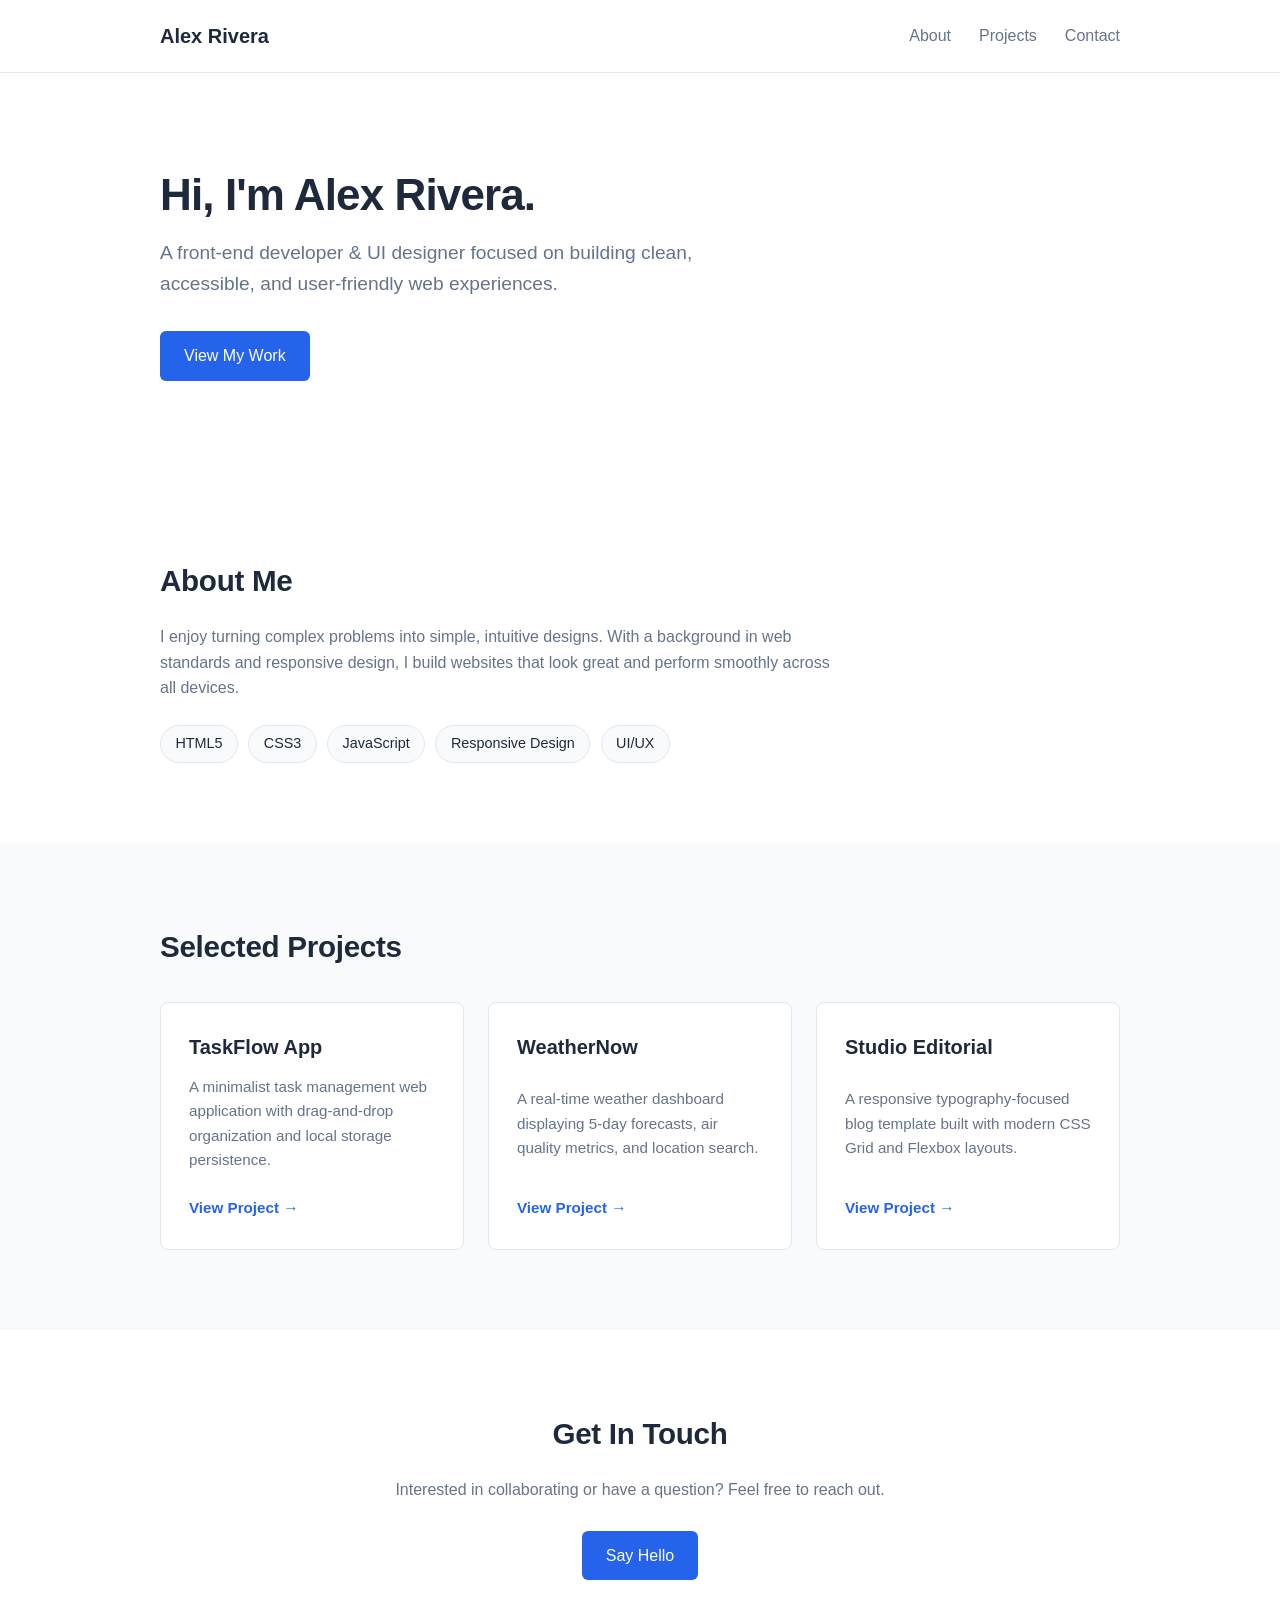
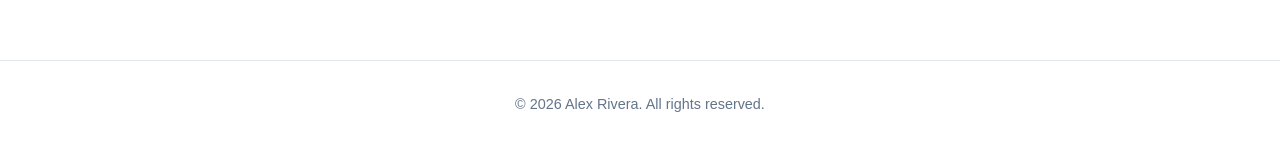
<file: index.html>
<!DOCTYPE html>
<html lang="en">
<head>
    <meta charset="UTF-8">
    <meta name="viewport" content="width=device-width, initial-scale=1.0">
    <title>Alex Rivera | Portfolio</title>
    <link rel="stylesheet" href="style.css">
</head>
<body>
    <header>
        <div class="container nav-container">
            <a href="#" class="logo">Alex Rivera</a>
            <nav>
                <ul class="nav-links">
                    <li><a href="#about">About</a></li>
                    <li><a href="#projects">Projects</a></li>
                    <li><a href="#contact">Contact</a></li>
                </ul>
            </nav>
        </div>
    </header>

    <main>
        <section class="hero">
            <div class="container">
                <h1>Hi, I'm Alex Rivera.</h1>
                <p class="subtitle">A front-end developer &amp; UI designer focused on building clean, accessible, and user-friendly web experiences.</p>
                <a href="#projects" class="btn">View My Work</a>
            </div>
        </section>

        <section id="about" class="section">
            <div class="container">
                <h2>About Me</h2>
                <p>I enjoy turning complex problems into simple, intuitive designs. With a background in web standards and responsive design, I build websites that look great and perform smoothly across all devices.</p>
                <div class="skills">
                    <span>HTML5</span>
                    <span>CSS3</span>
                    <span>JavaScript</span>
                    <span>Responsive Design</span>
                    <span>UI/UX</span>
                </div>
            </div>
        </section>

        <section id="projects" class="section alt-bg">
            <div class="container">
                <h2>Selected Projects</h2>
                <div class="project-grid">
                    <article class="card">
                        <h3>TaskFlow App</h3>
                        <p>A minimalist task management web application with drag-and-drop organization and local storage persistence.</p>
                        <a href="#" class="card-link">View Project &rarr;</a>
                    </article>
                    <article class="card">
                        <h3>WeatherNow</h3>
                        <p>A real-time weather dashboard displaying 5-day forecasts, air quality metrics, and location search.</p>
                        <a href="#" class="card-link">View Project &rarr;</a>
                    </article>
                    <article class="card">
                        <h3>Studio Editorial</h3>
                        <p>A responsive typography-focused blog template built with modern CSS Grid and Flexbox layouts.</p>
                        <a href="#" class="card-link">View Project &rarr;</a>
                    </article>
                </div>
            </div>
        </section>

        <section id="contact" class="section">
            <div class="container contact-container">
                <h2>Get In Touch</h2>
                <p>Interested in collaborating or have a question? Feel free to reach out.</p>
                <a href="mailto:alex@example.com" class="btn">Say Hello</a>
            </div>
        </section>
    </main>

    <footer>
        <div class="container">
            <p>&copy; 2026 Alex Rivera. All rights reserved.</p>
        </div>
    </footer>
</body>
</html>
</file>
<file: style.css>
/* Reset & Base Styles */
* {
    margin: 0;
    padding: 0;
    box-sizing: border-box;
}

:root {
    --bg-color: #ffffff;
    --alt-bg-color: #f8fafc;
    --text-main: #1e293b;
    --text-muted: #64748b;
    --accent: #2563eb;
    --accent-hover: #1d4ed8;
    --border-color: #e2e8f0;
}

html {
    scroll-behavior: smooth;
}

body {
    font-family: -apple-system, BlinkMacSystemFont, "Segoe UI", Roboto, Helvetica, Arial, sans-serif;
    line-height: 1.6;
    color: var(--text-main);
    background-color: var(--bg-color);
}

.container {
    width: 90%;
    max-width: 960px;
    margin: 0 auto;
}

/* Header & Navigation */
header {
    background-color: var(--bg-color);
    border-bottom: 1px solid var(--border-color);
    position: sticky;
    top: 0;
    z-index: 100;
}

.nav-container {
    display: flex;
    justify-content: space-between;
    align-items: center;
    padding: 1.25rem 0;
}

.logo {
    font-size: 1.25rem;
    font-weight: 700;
    color: var(--text-main);
    text-decoration: none;
}

.nav-links {
    list-style: none;
    display: flex;
    gap: 1.75rem;
}

.nav-links a {
    text-decoration: none;
    color: var(--text-muted);
    font-weight: 500;
    transition: color 0.2s ease;
}

.nav-links a:hover {
    color: var(--accent);
}

/* Hero Section */
.hero {
    padding: 6rem 0;
    text-align: left;
}

.hero h1 {
    font-size: 2.75rem;
    line-height: 1.2;
    margin-bottom: 1rem;
    letter-spacing: -0.02em;
}

.subtitle {
    font-size: 1.2rem;
    color: var(--text-muted);
    max-width: 600px;
    margin-bottom: 2rem;
}

.btn {
    display: inline-block;
    background-color: var(--accent);
    color: #ffffff;
    padding: 0.75rem 1.5rem;
    border-radius: 6px;
    text-decoration: none;
    font-weight: 500;
    transition: background-color 0.2s ease;
}

.btn:hover {
    background-color: var(--accent-hover);
}

/* Sections */
.section {
    padding: 5rem 0;
}

.alt-bg {
    background-color: var(--alt-bg-color);
}

h2 {
    font-size: 1.85rem;
    margin-bottom: 1.25rem;
    letter-spacing: -0.01em;
}

.section p {
    color: var(--text-muted);
    max-width: 680px;
    margin-bottom: 1.5rem;
}

/* Skills Tags */
.skills {
    display: flex;
    flex-wrap: wrap;
    gap: 0.65rem;
}

.skills span {
    background-color: var(--alt-bg-color);
    border: 1px solid var(--border-color);
    padding: 0.4rem 0.9rem;
    border-radius: 999px;
    font-size: 0.9rem;
    font-weight: 500;
}

/* Projects Grid */
.project-grid {
    display: grid;
    grid-template-columns: repeat(auto-fit, minmax(260px, 1fr));
    gap: 1.5rem;
    margin-top: 2rem;
}

.card {
    background-color: var(--bg-color);
    border: 1px solid var(--border-color);
    border-radius: 8px;
    padding: 1.75rem;
    display: flex;
    flex-direction: column;
    justify-content: space-between;
    transition: transform 0.2s ease, box-shadow 0.2s ease;
}

.card:hover {
    transform: translateY(-3px);
    box-shadow: 0 10px 20px rgba(0, 0, 0, 0.05);
}

.card h3 {
    font-size: 1.25rem;
    margin-bottom: 0.75rem;
}

.card p {
    font-size: 0.95rem;
    margin-bottom: 1.5rem;
}

.card-link {
    color: var(--accent);
    text-decoration: none;
    font-weight: 600;
    font-size: 0.95rem;
}

.card-link:hover {
    text-decoration: underline;
}

/* Contact */
.contact-container {
    text-align: center;
}

.contact-container p {
    margin: 0 auto 1.75rem;
}

/* Footer */
footer {
    border-top: 1px solid var(--border-color);
    padding: 2rem 0;
    text-align: center;
    color: var(--text-muted);
    font-size: 0.9rem;
}

/* Responsive Adjustments */
@media (max-width: 600px) {
    .hero {
        padding: 4rem 0;
    }

    .hero h1 {
        font-size: 2.1rem;
    }

    .nav-links {
        gap: 1rem;
    }
}
</file>
